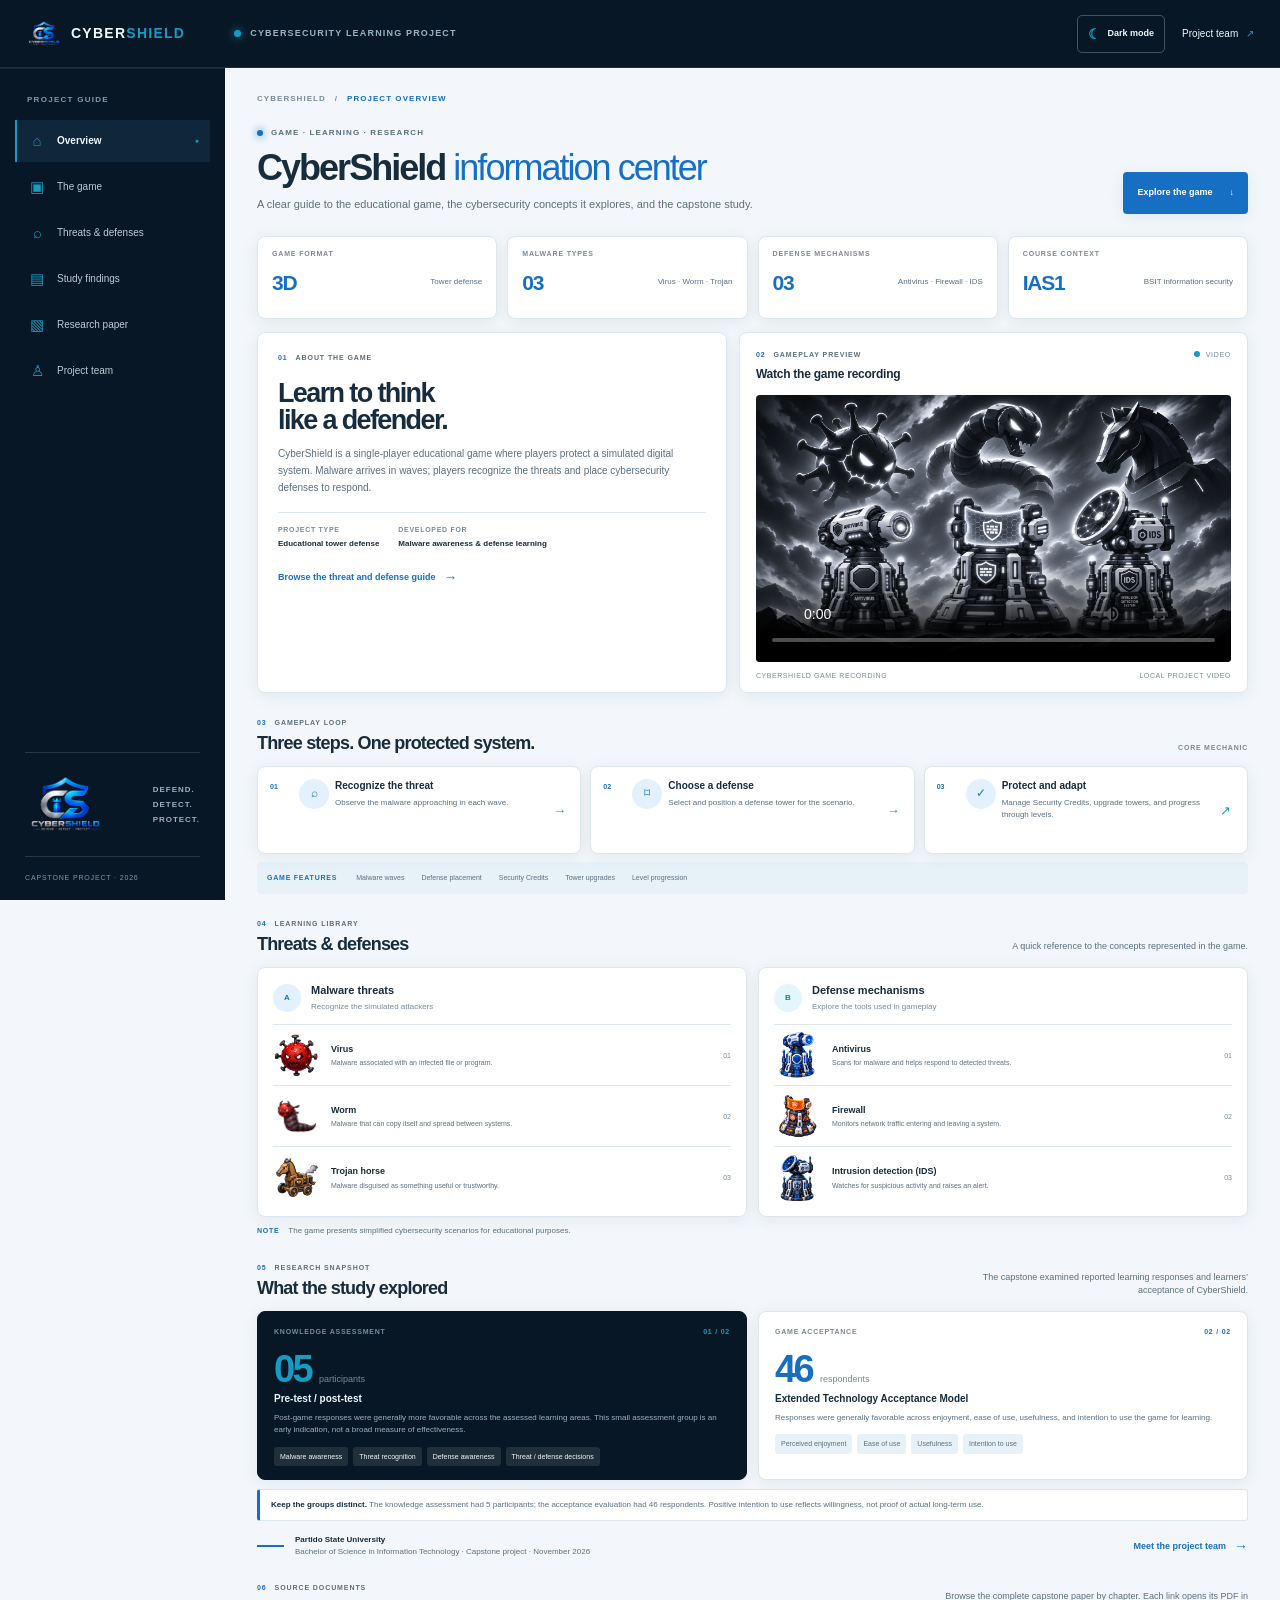
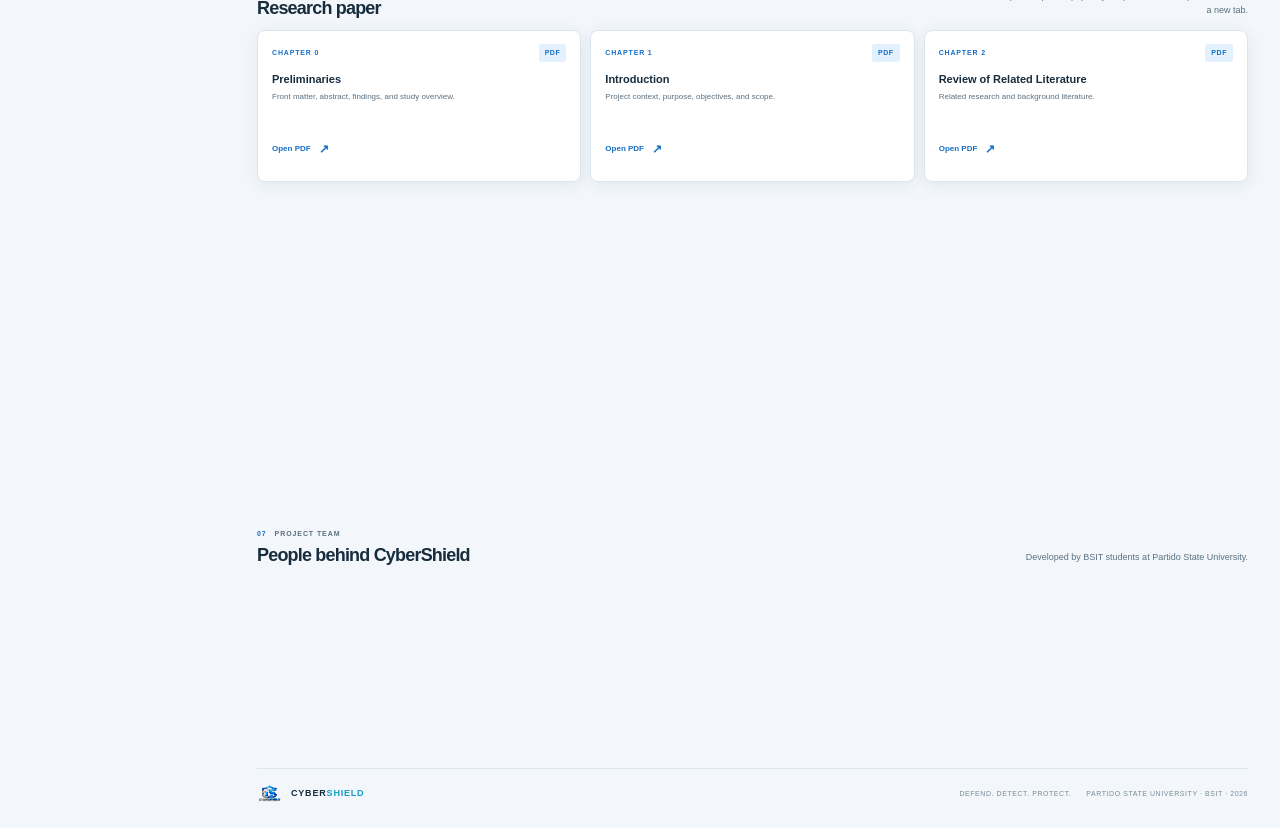
<file: index.html>
<!doctype html>
<html lang="en" data-theme="light">
<head>
  <meta charset="utf-8">
  <meta name="viewport" content="width=device-width, initial-scale=1">
  <meta name="theme-color" content="#f3f7fa">
  <meta name="description" content="Learn how CyberShield teaches malware threat recognition and cybersecurity defense through a 3D educational tower defense game. Explore the game, research findings, and project team.">
  <title>CyberShield | Cybersecurity Learning Game</title>
  <link rel="stylesheet" href="./css_folder/style.css">
  <script src="./js_folder/site.js" defer></script>
</head>
<body>
  <a class="skip-link" href="#overview">Skip to main content</a>
  <header class="topbar">
    <a class="brand" href="#overview" aria-label="CyberShield overview">
      <img src="./Images/CyberShield Metallic Emblem Logo no background.png" alt="" class="brand-mark">
      <span>CYBER<span>SHIELD</span></span>
    </a>
    <div class="topbar-context"><span class="context-dot"></span> CYBERSECURITY LEARNING PROJECT</div>
    <div class="topbar-actions">
      <button class="theme-toggle" id="theme-toggle" type="button" aria-label="Switch to dark mode" aria-pressed="false"><span class="theme-icon" aria-hidden="true">☾</span><span class="theme-label">Dark mode</span></button>
      <a class="topbar-link" href="#team">Project team <span aria-hidden="true">↗</span></a>
      <button class="menu-toggle" type="button" aria-expanded="false" aria-controls="side-nav" aria-label="Open section navigation"><span></span><span></span><span></span></button>
    </div>
  </header>

  <div class="app-layout">
    <aside class="sidebar" id="side-nav">
      <div class="sidebar-heading">PROJECT GUIDE</div>
      <nav class="side-nav" aria-label="Page sections">
        <a class="side-link active" href="#overview"><span class="side-icon">⌂</span><span>Overview</span><span class="side-current">●</span></a>
        <a class="side-link" href="#game"><span class="side-icon">▣</span><span>The game</span></a>
        <a class="side-link" href="#library"><span class="side-icon">⌕</span><span>Threats &amp; defenses</span></a>
        <a class="side-link" href="#study"><span class="side-icon">▤</span><span>Study findings</span></a>
        <a class="side-link" href="#research-papers"><span class="side-icon">▧</span><span>Research paper</span></a>
        <a class="side-link" href="#team"><span class="side-icon">♙</span><span>Project team</span></a>
      </nav>
      <div class="sidebar-bottom"><img src="./Images/CyberShield Metallic Emblem Logo no background.png" alt="" loading="lazy"><p>DEFEND.<br>DETECT.<br>PROTECT.</p></div>
      <div class="sidebar-version">CAPSTONE PROJECT <span>·</span> 2026</div>
    </aside>

    <main class="main-content" id="overview">
      <div class="content-wrap">
        <div class="breadcrumb"><span>CYBERSHIELD</span><span aria-hidden="true">/</span><strong>PROJECT OVERVIEW</strong></div>
        <div class="page-heading" data-reveal><div><p class="eyebrow"><span class="pulse"></span> GAME · LEARNING · RESEARCH</p><h1>CyberShield <span>information center</span></h1><p class="page-lead">A clear guide to the educational game, the cybersecurity concepts it explores, and the capstone study.</p></div><a class="primary-button" href="#game">Explore the game <span aria-hidden="true">↓</span></a></div>

        <section class="summary-grid" aria-label="CyberShield project facts">
          <article class="summary-item" data-reveal><span class="summary-label">GAME FORMAT</span><strong>3D</strong><span class="summary-caption">Tower defense</span></article>
          <article class="summary-item" data-reveal><span class="summary-label">MALWARE TYPES</span><strong>03</strong><span class="summary-caption">Virus · Worm · Trojan</span></article>
          <article class="summary-item" data-reveal><span class="summary-label">DEFENSE MECHANISMS</span><strong>03</strong><span class="summary-caption">Antivirus · Firewall · IDS</span></article>
          <article class="summary-item" data-reveal><span class="summary-label">COURSE CONTEXT</span><strong>IAS1</strong><span class="summary-caption">BSIT information security</span></article>
        </section>

        <section class="overview-grid" id="game" data-reveal>
          <article class="overview-copy panel">
            <div class="panel-kicker"><span>01</span> ABOUT THE GAME</div>
            <h2>Learn to think<br>like a defender.</h2>
            <p>CyberShield is a single-player educational game where players protect a simulated digital system. Malware arrives in waves; players recognize the threats and place cybersecurity defenses to respond.</p>
            <div class="overview-meta"><div><span>PROJECT TYPE</span><strong>Educational tower defense</strong></div><div><span>DEVELOPED FOR</span><strong>Malware awareness &amp; defense learning</strong></div></div>
            <a class="text-link" href="#library">Browse the threat and defense guide <span>→</span></a>
          </article>
          <article class="game-preview panel" id="gameplay">
            <div class="preview-heading"><div><span class="panel-kicker"><span>02</span> GAMEPLAY PREVIEW</span><h3>Watch the game recording</h3></div><span class="preview-label"><i></i> VIDEO</span></div>
            <video controls playsinline preload="metadata" poster="./Images/Monochrome Cybersecurity Defense Towers.png" aria-label="CyberShield gameplay recording">
              <source src="./video/CyberShield recording.mp4" type="video/mp4">
              Your browser does not support embedded video. The recording is in the project video folder.
            </video>
            <div class="preview-caption"><span>CYBERSHIELD GAME RECORDING</span><span>LOCAL PROJECT VIDEO</span></div>
          </article>
        </section>

        <section class="module-section" aria-labelledby="loop-title">
          <div class="section-title-row"><div><div class="panel-kicker"><span>03</span> GAMEPLAY LOOP</div><h2 id="loop-title">Three steps. One protected system.</h2></div><span class="section-count">CORE MECHANIC</span></div>
          <div class="loop-list">
            <article class="loop-item" data-reveal><span class="loop-number">01</span><span class="loop-symbol">⌕</span><div><h3>Recognize the threat</h3><p>Observe the malware approaching in each wave.</p></div><span class="loop-arrow">→</span></article>
            <article class="loop-item" data-reveal><span class="loop-number">02</span><span class="loop-symbol">⌑</span><div><h3>Choose a defense</h3><p>Select and position a defense tower for the scenario.</p></div><span class="loop-arrow">→</span></article>
            <article class="loop-item" data-reveal><span class="loop-number">03</span><span class="loop-symbol">✓</span><div><h3>Protect and adapt</h3><p>Manage Security Credits, upgrade towers, and progress through levels.</p></div><span class="loop-arrow">↗</span></article>
          </div>
          <div class="mechanics-row"><span>GAME FEATURES</span><span>Malware waves</span><span>Defense placement</span><span>Security Credits</span><span>Tower upgrades</span><span>Level progression</span></div>
        </section>

        <section class="library-section" id="library">
          <div class="section-title-row"><div><div class="panel-kicker"><span>04</span> LEARNING LIBRARY</div><h2>Threats &amp; defenses</h2></div><p class="section-description">A quick reference to the concepts represented in the game.</p></div>
          <div class="library-grid">
            <article class="library-panel panel" data-reveal>
              <div class="library-heading"><span class="library-badge threat-badge">A</span><div><h3>Malware threats</h3><p>Recognize the simulated attackers</p></div></div>
              <div class="concept-list">
                <div class="concept-row"><img src="./Images/Virus.png" alt="" loading="lazy"><div><h4>Virus</h4><p>Malware associated with an infected file or program.</p></div><span class="concept-index">01</span></div>
                <div class="concept-row"><img src="./Images/worm.png" alt="" loading="lazy"><div><h4>Worm</h4><p>Malware that can copy itself and spread between systems.</p></div><span class="concept-index">02</span></div>
                <div class="concept-row"><img src="./Images/trojan.png" alt="" loading="lazy"><div><h4>Trojan horse</h4><p>Malware disguised as something useful or trustworthy.</p></div><span class="concept-index">03</span></div>
              </div>
            </article>
            <article class="library-panel panel" data-reveal>
              <div class="library-heading"><span class="library-badge defense-badge">B</span><div><h3>Defense mechanisms</h3><p>Explore the tools used in gameplay</p></div></div>
              <div class="concept-list">
                <div class="concept-row"><img src="./Images/Antivirus.png" alt="" loading="lazy"><div><h4>Antivirus</h4><p>Scans for malware and helps respond to detected threats.</p></div><span class="concept-index">01</span></div>
                <div class="concept-row"><img src="./Images/Firewall.png" alt="" loading="lazy"><div><h4>Firewall</h4><p>Monitors network traffic entering and leaving a system.</p></div><span class="concept-index">02</span></div>
                <div class="concept-row"><img src="./Images/IDS.png" alt="" loading="lazy"><div><h4>Intrusion detection (IDS)</h4><p>Watches for suspicious activity and raises an alert.</p></div><span class="concept-index">03</span></div>
              </div>
            </article>
          </div>
          <p class="library-note"><span>NOTE</span> The game presents simplified cybersecurity scenarios for educational purposes.</p>
        </section>

        <section class="study-section" id="study">
          <div class="section-title-row"><div><div class="panel-kicker"><span>05</span> RESEARCH SNAPSHOT</div><h2>What the study explored</h2></div><p class="section-description">The capstone examined reported learning responses and learners’ acceptance of CyberShield.</p></div>
          <div class="study-grid">
            <article class="study-panel study-knowledge" data-reveal>
              <div class="study-panel-head"><span>KNOWLEDGE ASSESSMENT</span><span>01 / 02</span></div>
              <div class="study-stat"><strong>05</strong><span>participants</span></div>
              <h3>Pre-test / post-test</h3>
              <p>Post-game responses were generally more favorable across the assessed learning areas. This small assessment group is an early indication, not a broad measure of effectiveness.</p>
              <div class="assessment-areas"><span>Malware awareness</span><span>Threat recognition</span><span>Defense awareness</span><span>Threat / defense decisions</span></div>
            </article>
            <article class="study-panel study-acceptance" data-reveal>
              <div class="study-panel-head"><span>GAME ACCEPTANCE</span><span>02 / 02</span></div>
              <div class="study-stat"><strong>46</strong><span>respondents</span></div>
              <h3>Extended Technology Acceptance Model</h3>
              <p>Responses were generally favorable across enjoyment, ease of use, usefulness, and intention to use the game for learning.</p>
              <div class="acceptance-areas"><span>Perceived enjoyment</span><span>Ease of use</span><span>Usefulness</span><span>Intention to use</span></div>
            </article>
          </div>
          <p class="study-note"><strong>Keep the groups distinct.</strong> The knowledge assessment had 5 participants; the acceptance evaluation had 46 respondents. Positive intention to use reflects willingness, not proof of actual long-term use.</p>
          <div class="study-context"><span class="context-rule"></span><p><strong>Partido State University</strong><br>Bachelor of Science in Information Technology · Capstone project · November 2026</p><a href="#team" class="text-link">Meet the project team <span>→</span></a></div>
        </section>

        <section class="papers-section" id="research-papers" aria-labelledby="papers-title">
          <div class="section-title-row"><div><div class="panel-kicker"><span>06</span> SOURCE DOCUMENTS</div><h2 id="papers-title">Research paper</h2></div><p class="section-description">Browse the complete capstone paper by chapter. Each link opens its PDF in a new tab.</p></div>
          <div class="paper-grid">
            <article class="paper-card" data-reveal><div class="paper-card-top"><span class="paper-chapter">CHAPTER 0</span><span class="pdf-tag">PDF</span></div><h3>Preliminaries</h3><p>Front matter, abstract, findings, and study overview.</p><a class="paper-link" href="./Research Paper/CHAPTER 0 PRELIMINARIES.pdf" target="_blank" rel="noopener" aria-label="Open Chapter 0 Preliminaries PDF in a new tab">Open PDF <span aria-hidden="true">↗</span></a></article>
            <article class="paper-card" data-reveal><div class="paper-card-top"><span class="paper-chapter">CHAPTER 1</span><span class="pdf-tag">PDF</span></div><h3>Introduction</h3><p>Project context, purpose, objectives, and scope.</p><a class="paper-link" href="./Research Paper/CHAPTER 1 INTRODUCTION.pdf" target="_blank" rel="noopener" aria-label="Open Chapter 1 Introduction PDF in a new tab">Open PDF <span aria-hidden="true">↗</span></a></article>
            <article class="paper-card" data-reveal><div class="paper-card-top"><span class="paper-chapter">CHAPTER 2</span><span class="pdf-tag">PDF</span></div><h3>Review of Related Literature</h3><p>Related research and background literature.</p><a class="paper-link" href="./Research Paper/CHAPTER 2 REVIEW OF RELATED LITERATURE.pdf" target="_blank" rel="noopener" aria-label="Open Chapter 2 Review of Related Literature PDF in a new tab">Open PDF <span aria-hidden="true">↗</span></a></article>
            <article class="paper-card" data-reveal><div class="paper-card-top"><span class="paper-chapter">CHAPTER 3</span><span class="pdf-tag">PDF</span></div><h3>Technical Background</h3><p>Technical concepts and system foundations.</p><a class="paper-link" href="./Research Paper/CHAPTER 3 TECHNICAL BACKGROUND.pdf" target="_blank" rel="noopener" aria-label="Open Chapter 3 Technical Background PDF in a new tab">Open PDF <span aria-hidden="true">↗</span></a></article>
            <article class="paper-card" data-reveal><div class="paper-card-top"><span class="paper-chapter">CHAPTER 4</span><span class="pdf-tag">PDF</span></div><h3>Methodology</h3><p>Research approach, development process, and evaluation methods.</p><a class="paper-link" href="./Research Paper/CHAPTER-4-METHODOLOGY.pdf Paper/CHAPTER 6 CONCLUSION AND RECOMMENDATION.pdf" target="_blank" rel="noopener" aria-label="Open Chapter 4 Methodology PDF in a new tab">Open PDF <span aria-hidden="true">↗</span></a></article>
            <article class="paper-card" data-reveal><div class="paper-card-top"><span class="paper-chapter">CHAPTER 5</span><span class="pdf-tag">PDF</span></div><h3>Results and Discussions</h3><p>System development, evaluation results, and analysis.</p><a class="paper-link" href="./Research Paper/CHAPTER-5-RESULTS-AND-DISCUSSIONS.pdf" target="_blank" rel="noopener" aria-label="Open Chapter 5 Results and Discussions PDF in a new tab">Open PDF <span aria-hidden="true">↗</span></a></article>
            <article class="paper-card" data-reveal><div class="paper-card-top"><span class="paper-chapter">CHAPTER 6</span><span class="pdf-tag">PDF</span></div><h3>Conclusion and Recommendation</h3><p>Study conclusions, recommendations, and future work.</p><a class="paper-link" href="./Research Paper/CHAPTER 6 CONCLUSION AND RECOMMENDATION.pdf" target="_blank" rel="noopener" aria-label="Open Chapter 6 Conclusion and Recommendation PDF in a new tab">Open PDF <span aria-hidden="true">↗</span></a></article>
          </div>
        </section>

        <section class="team-section" id="team">
          <div class="section-title-row"><div><div class="panel-kicker"><span>07</span> PROJECT TEAM</div><h2>People behind CyberShield</h2></div><p class="section-description">Developed by BSIT students at Partido State University.</p></div>
          <div class="team-grid">
            <article class="person" data-reveal><img src="./Images/Researcher - Michelle B. Abalos.png" alt="Portrait of Michelle B. Abalos" loading="lazy"><div><span>01</span><h3>Michelle B. Abalos</h3></div></article>
            <article class="person" data-reveal><img src="./Images/Researcher - Janine Bobis.png" alt="Portrait of Janine Bobis" loading="lazy"><div><span>02</span><h3>Janine Bobis</h3></div></article>
            <article class="person" data-reveal><img src="./Images/Researcher - Ernesto P. Casasis Jr..png" alt="Portrait of Ernesto P. Casasis Jr." loading="lazy"><div><span>03</span><h3>Ernesto P. Casasis Jr.</h3></div></article>
            <article class="person" data-reveal><img src="./Images/Researcher - John Denver P. Garcia.png" alt="Portrait of John Denver P. Garcia" loading="lazy"><div><span>04</span><h3>John Denver P. Garcia</h3></div></article>
          </div>
        </section>

        <footer class="page-footer"><a class="footer-brand" href="#overview"><img src="./Images/CyberShield Metallic Emblem Logo no background.png" alt="" loading="lazy"><span>CYBER<span>SHIELD</span></span></a><span>DEFEND. DETECT. PROTECT.</span><span>PARTIDO STATE UNIVERSITY · BSIT · 2026</span></footer>
      </div>
    </main>
  </div>
</body>
</html>
</file>
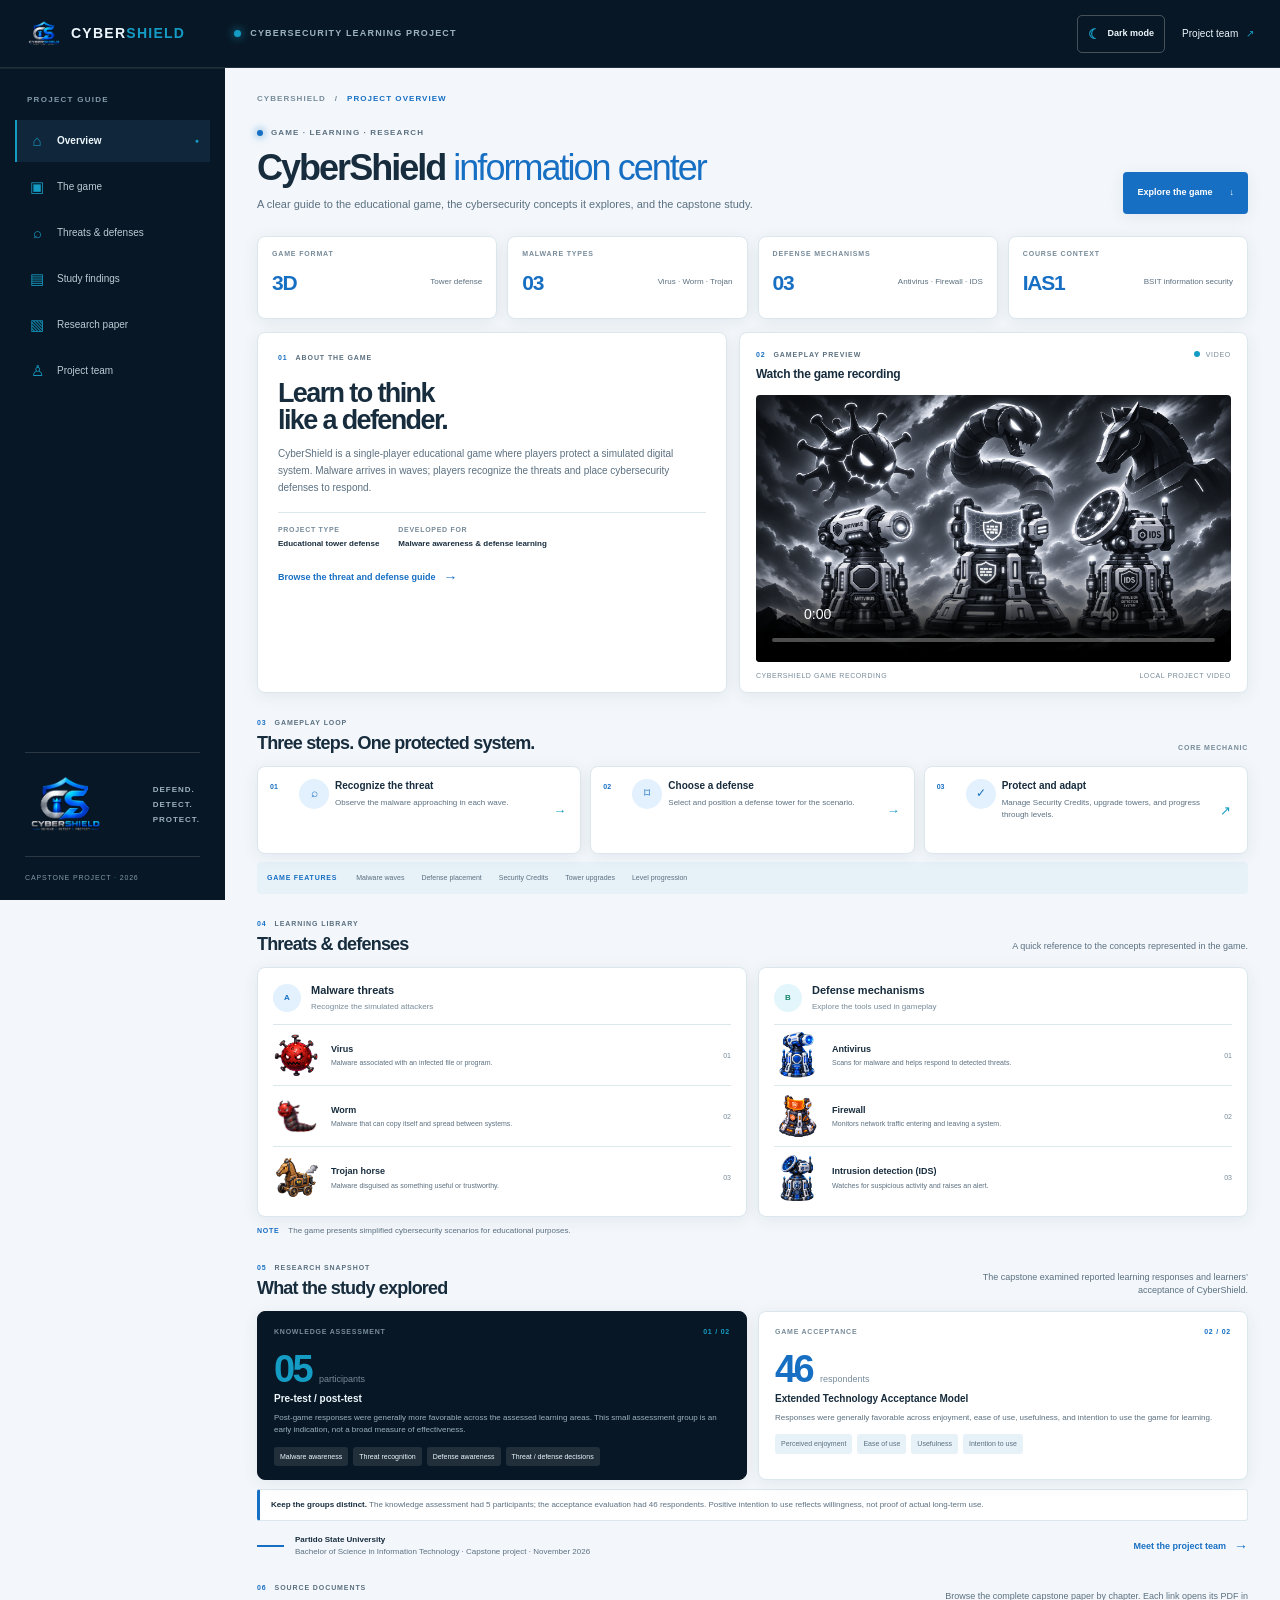
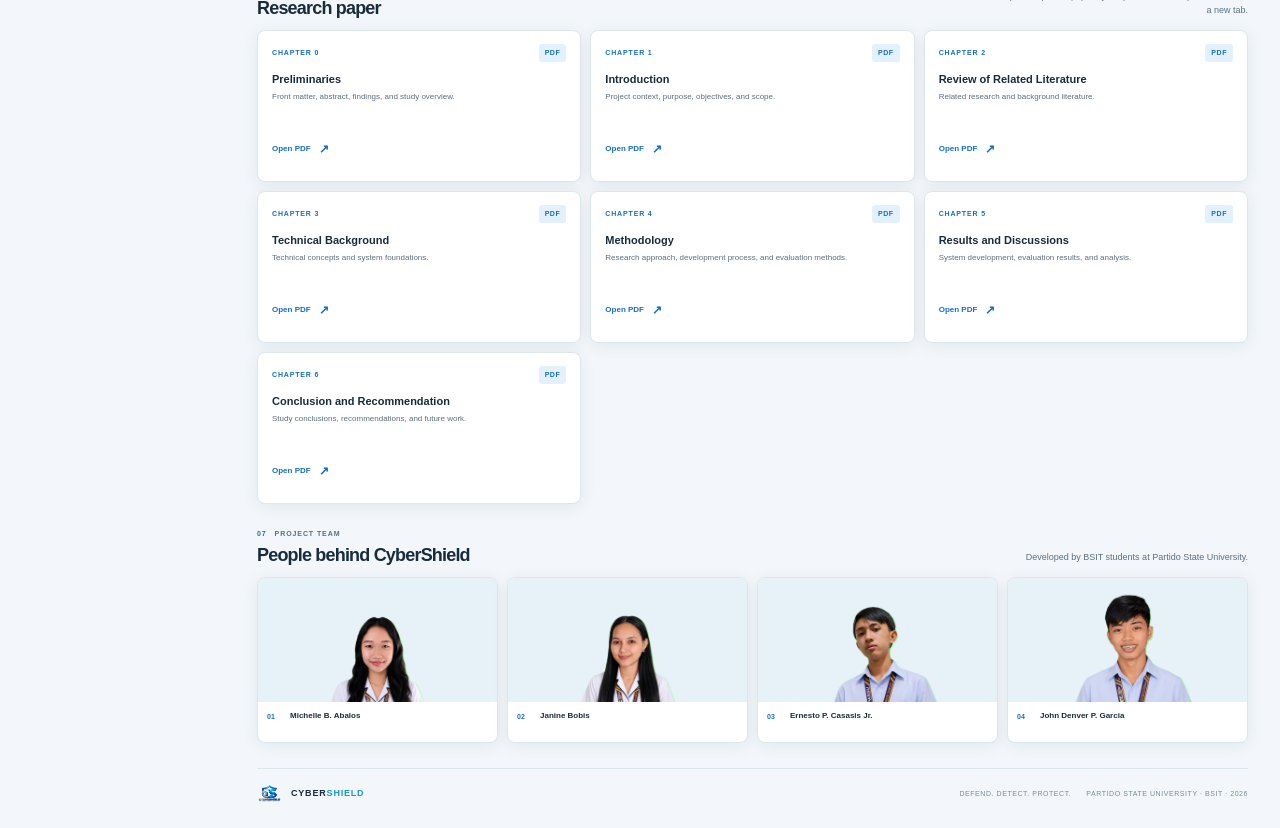
<file: main.html>
<!doctype html>
<html lang="en" data-theme="light">
<head>
  <meta charset="utf-8">
  <meta name="viewport" content="width=device-width, initial-scale=1">
  <meta name="theme-color" content="#f3f7fa">
  <meta name="description" content="Learn how CyberShield teaches malware threat recognition and cybersecurity defense through a 3D educational tower defense game. Explore the game, research findings, and project team.">
  <title>CyberShield | Cybersecurity Learning Game</title>
  <link rel="stylesheet" href="../css_folder/style.css">
  <script src="../js_folder/site.js" defer></script>
</head>
<body>
  <a class="skip-link" href="#overview">Skip to main content</a>
  <header class="topbar">
    <a class="brand" href="#overview" aria-label="CyberShield overview">
      <img src="../Images/CyberShield%20Metallic%20Emblem%20Logo%20no%20background.png" alt="" class="brand-mark">
      <span>CYBER<span>SHIELD</span></span>
    </a>
    <div class="topbar-context"><span class="context-dot"></span> CYBERSECURITY LEARNING PROJECT</div>
    <div class="topbar-actions">
      <button class="theme-toggle" id="theme-toggle" type="button" aria-label="Switch to dark mode" aria-pressed="false"><span class="theme-icon" aria-hidden="true">☾</span><span class="theme-label">Dark mode</span></button>
      <a class="topbar-link" href="#team">Project team <span aria-hidden="true">↗</span></a>
      <button class="menu-toggle" type="button" aria-expanded="false" aria-controls="side-nav" aria-label="Open section navigation"><span></span><span></span><span></span></button>
    </div>
  </header>

  <div class="app-layout">
    <aside class="sidebar" id="side-nav">
      <div class="sidebar-heading">PROJECT GUIDE</div>
      <nav class="side-nav" aria-label="Page sections">
        <a class="side-link active" href="#overview"><span class="side-icon">⌂</span><span>Overview</span><span class="side-current">●</span></a>
        <a class="side-link" href="#game"><span class="side-icon">▣</span><span>The game</span></a>
        <a class="side-link" href="#library"><span class="side-icon">⌕</span><span>Threats &amp; defenses</span></a>
        <a class="side-link" href="#study"><span class="side-icon">▤</span><span>Study findings</span></a>
        <a class="side-link" href="#research-papers"><span class="side-icon">▧</span><span>Research paper</span></a>
        <a class="side-link" href="#team"><span class="side-icon">♙</span><span>Project team</span></a>
      </nav>
      <div class="sidebar-bottom"><img src="../Images/CyberShield%20Metallic%20Emblem%20Logo%20no%20background.png" alt="" loading="lazy"><p>DEFEND.<br>DETECT.<br>PROTECT.</p></div>
      <div class="sidebar-version">CAPSTONE PROJECT <span>·</span> 2026</div>
    </aside>

    <main class="main-content" id="overview">
      <div class="content-wrap">
        <div class="breadcrumb"><span>CYBERSHIELD</span><span aria-hidden="true">/</span><strong>PROJECT OVERVIEW</strong></div>
        <div class="page-heading" data-reveal><div><p class="eyebrow"><span class="pulse"></span> GAME · LEARNING · RESEARCH</p><h1>CyberShield <span>information center</span></h1><p class="page-lead">A clear guide to the educational game, the cybersecurity concepts it explores, and the capstone study.</p></div><a class="primary-button" href="#game">Explore the game <span aria-hidden="true">↓</span></a></div>

        <section class="summary-grid" aria-label="CyberShield project facts">
          <article class="summary-item" data-reveal><span class="summary-label">GAME FORMAT</span><strong>3D</strong><span class="summary-caption">Tower defense</span></article>
          <article class="summary-item" data-reveal><span class="summary-label">MALWARE TYPES</span><strong>03</strong><span class="summary-caption">Virus · Worm · Trojan</span></article>
          <article class="summary-item" data-reveal><span class="summary-label">DEFENSE MECHANISMS</span><strong>03</strong><span class="summary-caption">Antivirus · Firewall · IDS</span></article>
          <article class="summary-item" data-reveal><span class="summary-label">COURSE CONTEXT</span><strong>IAS1</strong><span class="summary-caption">BSIT information security</span></article>
        </section>

        <section class="overview-grid" id="game" data-reveal>
          <article class="overview-copy panel">
            <div class="panel-kicker"><span>01</span> ABOUT THE GAME</div>
            <h2>Learn to think<br>like a defender.</h2>
            <p>CyberShield is a single-player educational game where players protect a simulated digital system. Malware arrives in waves; players recognize the threats and place cybersecurity defenses to respond.</p>
            <div class="overview-meta"><div><span>PROJECT TYPE</span><strong>Educational tower defense</strong></div><div><span>DEVELOPED FOR</span><strong>Malware awareness &amp; defense learning</strong></div></div>
            <a class="text-link" href="#library">Browse the threat and defense guide <span>→</span></a>
          </article>
          <article class="game-preview panel" id="gameplay">
            <div class="preview-heading"><div><span class="panel-kicker"><span>02</span> GAMEPLAY PREVIEW</span><h3>Watch the game recording</h3></div><span class="preview-label"><i></i> VIDEO</span></div>
            <video controls playsinline preload="metadata" poster="../Images/Monochrome%20Cybersecurity%20Defense%20Towers.png" aria-label="CyberShield gameplay recording">
              <source src="../video/CyberShield%20recording.mp4" type="video/mp4">
              Your browser does not support embedded video. The recording is in the project video folder.
            </video>
            <div class="preview-caption"><span>CYBERSHIELD GAME RECORDING</span><span>LOCAL PROJECT VIDEO</span></div>
          </article>
        </section>

        <section class="module-section" aria-labelledby="loop-title">
          <div class="section-title-row"><div><div class="panel-kicker"><span>03</span> GAMEPLAY LOOP</div><h2 id="loop-title">Three steps. One protected system.</h2></div><span class="section-count">CORE MECHANIC</span></div>
          <div class="loop-list">
            <article class="loop-item" data-reveal><span class="loop-number">01</span><span class="loop-symbol">⌕</span><div><h3>Recognize the threat</h3><p>Observe the malware approaching in each wave.</p></div><span class="loop-arrow">→</span></article>
            <article class="loop-item" data-reveal><span class="loop-number">02</span><span class="loop-symbol">⌑</span><div><h3>Choose a defense</h3><p>Select and position a defense tower for the scenario.</p></div><span class="loop-arrow">→</span></article>
            <article class="loop-item" data-reveal><span class="loop-number">03</span><span class="loop-symbol">✓</span><div><h3>Protect and adapt</h3><p>Manage Security Credits, upgrade towers, and progress through levels.</p></div><span class="loop-arrow">↗</span></article>
          </div>
          <div class="mechanics-row"><span>GAME FEATURES</span><span>Malware waves</span><span>Defense placement</span><span>Security Credits</span><span>Tower upgrades</span><span>Level progression</span></div>
        </section>

        <section class="library-section" id="library">
          <div class="section-title-row"><div><div class="panel-kicker"><span>04</span> LEARNING LIBRARY</div><h2>Threats &amp; defenses</h2></div><p class="section-description">A quick reference to the concepts represented in the game.</p></div>
          <div class="library-grid">
            <article class="library-panel panel" data-reveal>
              <div class="library-heading"><span class="library-badge threat-badge">A</span><div><h3>Malware threats</h3><p>Recognize the simulated attackers</p></div></div>
              <div class="concept-list">
                <div class="concept-row"><img src="../Images/Virus.png" alt="" loading="lazy"><div><h4>Virus</h4><p>Malware associated with an infected file or program.</p></div><span class="concept-index">01</span></div>
                <div class="concept-row"><img src="../Images/worm.png" alt="" loading="lazy"><div><h4>Worm</h4><p>Malware that can copy itself and spread between systems.</p></div><span class="concept-index">02</span></div>
                <div class="concept-row"><img src="../Images/trojan.png" alt="" loading="lazy"><div><h4>Trojan horse</h4><p>Malware disguised as something useful or trustworthy.</p></div><span class="concept-index">03</span></div>
              </div>
            </article>
            <article class="library-panel panel" data-reveal>
              <div class="library-heading"><span class="library-badge defense-badge">B</span><div><h3>Defense mechanisms</h3><p>Explore the tools used in gameplay</p></div></div>
              <div class="concept-list">
                <div class="concept-row"><img src="../Images/Antivirus.png" alt="" loading="lazy"><div><h4>Antivirus</h4><p>Scans for malware and helps respond to detected threats.</p></div><span class="concept-index">01</span></div>
                <div class="concept-row"><img src="../Images/Firewall.png" alt="" loading="lazy"><div><h4>Firewall</h4><p>Monitors network traffic entering and leaving a system.</p></div><span class="concept-index">02</span></div>
                <div class="concept-row"><img src="../Images/IDS.png" alt="" loading="lazy"><div><h4>Intrusion detection (IDS)</h4><p>Watches for suspicious activity and raises an alert.</p></div><span class="concept-index">03</span></div>
              </div>
            </article>
          </div>
          <p class="library-note"><span>NOTE</span> The game presents simplified cybersecurity scenarios for educational purposes.</p>
        </section>

        <section class="study-section" id="study">
          <div class="section-title-row"><div><div class="panel-kicker"><span>05</span> RESEARCH SNAPSHOT</div><h2>What the study explored</h2></div><p class="section-description">The capstone examined reported learning responses and learners’ acceptance of CyberShield.</p></div>
          <div class="study-grid">
            <article class="study-panel study-knowledge" data-reveal>
              <div class="study-panel-head"><span>KNOWLEDGE ASSESSMENT</span><span>01 / 02</span></div>
              <div class="study-stat"><strong>05</strong><span>participants</span></div>
              <h3>Pre-test / post-test</h3>
              <p>Post-game responses were generally more favorable across the assessed learning areas. This small assessment group is an early indication, not a broad measure of effectiveness.</p>
              <div class="assessment-areas"><span>Malware awareness</span><span>Threat recognition</span><span>Defense awareness</span><span>Threat / defense decisions</span></div>
            </article>
            <article class="study-panel study-acceptance" data-reveal>
              <div class="study-panel-head"><span>GAME ACCEPTANCE</span><span>02 / 02</span></div>
              <div class="study-stat"><strong>46</strong><span>respondents</span></div>
              <h3>Extended Technology Acceptance Model</h3>
              <p>Responses were generally favorable across enjoyment, ease of use, usefulness, and intention to use the game for learning.</p>
              <div class="acceptance-areas"><span>Perceived enjoyment</span><span>Ease of use</span><span>Usefulness</span><span>Intention to use</span></div>
            </article>
          </div>
          <p class="study-note"><strong>Keep the groups distinct.</strong> The knowledge assessment had 5 participants; the acceptance evaluation had 46 respondents. Positive intention to use reflects willingness, not proof of actual long-term use.</p>
          <div class="study-context"><span class="context-rule"></span><p><strong>Partido State University</strong><br>Bachelor of Science in Information Technology · Capstone project · November 2026</p><a href="#team" class="text-link">Meet the project team <span>→</span></a></div>
        </section>

        <section class="papers-section" id="research-papers" aria-labelledby="papers-title">
          <div class="section-title-row"><div><div class="panel-kicker"><span>06</span> SOURCE DOCUMENTS</div><h2 id="papers-title">Research paper</h2></div><p class="section-description">Browse the complete capstone paper by chapter. Each link opens its PDF in a new tab.</p></div>
          <div class="paper-grid">
            <article class="paper-card" data-reveal><div class="paper-card-top"><span class="paper-chapter">CHAPTER 0</span><span class="pdf-tag">PDF</span></div><h3>Preliminaries</h3><p>Front matter, abstract, findings, and study overview.</p><a class="paper-link" href="../Research%20Paper/CHAPTER%200%20PRELIMINARIES.pdf" target="_blank" rel="noopener" aria-label="Open Chapter 0 Preliminaries PDF in a new tab">Open PDF <span aria-hidden="true">↗</span></a></article>
            <article class="paper-card" data-reveal><div class="paper-card-top"><span class="paper-chapter">CHAPTER 1</span><span class="pdf-tag">PDF</span></div><h3>Introduction</h3><p>Project context, purpose, objectives, and scope.</p><a class="paper-link" href="../Research%20Paper/CHAPTER%201%20INTRODUCTION.pdf" target="_blank" rel="noopener" aria-label="Open Chapter 1 Introduction PDF in a new tab">Open PDF <span aria-hidden="true">↗</span></a></article>
            <article class="paper-card" data-reveal><div class="paper-card-top"><span class="paper-chapter">CHAPTER 2</span><span class="pdf-tag">PDF</span></div><h3>Review of Related Literature</h3><p>Related research and background literature.</p><a class="paper-link" href="../Research%20Paper/CHAPTER%202%20REVIEW%20OF%20RELATED%20LITERATURE.pdf" target="_blank" rel="noopener" aria-label="Open Chapter 2 Review of Related Literature PDF in a new tab">Open PDF <span aria-hidden="true">↗</span></a></article>
            <article class="paper-card" data-reveal><div class="paper-card-top"><span class="paper-chapter">CHAPTER 3</span><span class="pdf-tag">PDF</span></div><h3>Technical Background</h3><p>Technical concepts and system foundations.</p><a class="paper-link" href="../Research%20Paper/CHAPTER%203%20TECHNICAL%20BACKGROUND.pdf" target="_blank" rel="noopener" aria-label="Open Chapter 3 Technical Background PDF in a new tab">Open PDF <span aria-hidden="true">↗</span></a></article>
            <article class="paper-card" data-reveal><div class="paper-card-top"><span class="paper-chapter">CHAPTER 4</span><span class="pdf-tag">PDF</span></div><h3>Methodology</h3><p>Research approach, development process, and evaluation methods.</p><a class="paper-link" href="../Research%20Paper/CHAPTER-4-METHODOLOGY.pdf" target="_blank" rel="noopener" aria-label="Open Chapter 4 Methodology PDF in a new tab">Open PDF <span aria-hidden="true">↗</span></a></article>
            <article class="paper-card" data-reveal><div class="paper-card-top"><span class="paper-chapter">CHAPTER 5</span><span class="pdf-tag">PDF</span></div><h3>Results and Discussions</h3><p>System development, evaluation results, and analysis.</p><a class="paper-link" href="../Research%20Paper/CHAPTER-5-RESULTS-AND-DISCUSSIONS.pdf" target="_blank" rel="noopener" aria-label="Open Chapter 5 Results and Discussions PDF in a new tab">Open PDF <span aria-hidden="true">↗</span></a></article>
            <article class="paper-card" data-reveal><div class="paper-card-top"><span class="paper-chapter">CHAPTER 6</span><span class="pdf-tag">PDF</span></div><h3>Conclusion and Recommendation</h3><p>Study conclusions, recommendations, and future work.</p><a class="paper-link" href="../Research%20Paper/CHAPTER%206%20CONCLUSION%20AND%20RECOMMENDATION.pdf" target="_blank" rel="noopener" aria-label="Open Chapter 6 Conclusion and Recommendation PDF in a new tab">Open PDF <span aria-hidden="true">↗</span></a></article>
          </div>
        </section>

        <section class="team-section" id="team">
          <div class="section-title-row"><div><div class="panel-kicker"><span>07</span> PROJECT TEAM</div><h2>People behind CyberShield</h2></div><p class="section-description">Developed by BSIT students at Partido State University.</p></div>
          <div class="team-grid">
            <article class="person" data-reveal><img src="../Images/Researcher%20-%20Michelle%20B.%20Abalos.png" alt="Portrait of Michelle B. Abalos" loading="lazy"><div><span>01</span><h3>Michelle B. Abalos</h3></div></article>
            <article class="person" data-reveal><img src="../Images/Researcher%20-%20Janine%20Bobis.png" alt="Portrait of Janine Bobis" loading="lazy"><div><span>02</span><h3>Janine Bobis</h3></div></article>
            <article class="person" data-reveal><img src="../Images/Researcher%20-%20Ernesto%20P.%20Casasis%20Jr..png" alt="Portrait of Ernesto P. Casasis Jr." loading="lazy"><div><span>03</span><h3>Ernesto P. Casasis Jr.</h3></div></article>
            <article class="person" data-reveal><img src="../Images/Researcher%20-%20John%20Denver%20P.%20Garcia.png" alt="Portrait of John Denver P. Garcia" loading="lazy"><div><span>04</span><h3>John Denver P. Garcia</h3></div></article>
          </div>
        </section>

        <footer class="page-footer"><a class="footer-brand" href="#overview"><img src="../Images/CyberShield%20Metallic%20Emblem%20Logo%20no%20background.png" alt="" loading="lazy"><span>CYBER<span>SHIELD</span></span></a><span>DEFEND. DETECT. PROTECT.</span><span>PARTIDO STATE UNIVERSITY · BSIT · 2026</span></footer>
      </div>
    </main>
  </div>
</body>
</html>
</file>
<file: css_folder/style.css>
:root {
  color-scheme: light;
  --cs-page: #f3f7fb;
  --cs-surface: #ffffff;
  --cs-surface-raised: #e7f1f8;
  --cs-surface-soft: #edf5fa;
  --cs-text: #172c3d;
  --cs-text-muted: #5b7080;
  --cs-text-subtle: #778b9a;
  --cs-border: #dbe6ed;
  --cs-brand: #176fc3;
  --cs-brand-hover: #115b9f;
  --cs-brand-soft: #e2f1fd;
  --cs-on-brand: #ffffff;
  --cs-accent: #159cc4;
  --cs-accent-soft: #e2f6fb;
  --cs-success: #168467;
  --cs-shell: #081725;
  --cs-shell-raised: #10263a;
  --cs-shell-text: #edf7fd;
  --cs-shell-muted: #9cb1c0;
  --cs-focus: #e7a33d;
  --cs-shadow: 0 3px 16px rgba(15, 48, 72, .08);
  --cs-radius: 8px;
  --cs-font: "DM Sans", "Segoe UI", Arial, sans-serif;
  --motion-fast: 180ms cubic-bezier(.2, .7, .25, 1);
  --motion-reveal: 560ms cubic-bezier(.2, .7, .25, 1);
}

[data-theme="dark"] {
  color-scheme: dark;
  --cs-page: #07121f;
  --cs-surface: #0d1f2f;
  --cs-surface-raised: #132a3d;
  --cs-surface-soft: #112538;
  --cs-text: #eef6fb;
  --cs-text-muted: #b3c4cf;
  --cs-text-subtle: #91a7b6;
  --cs-border: #294257;
  --cs-brand: #60b5ff;
  --cs-brand-hover: #87c9ff;
  --cs-brand-soft: #123652;
  --cs-on-brand: #061827;
  --cs-accent: #55d2f0;
  --cs-accent-soft: #123848;
  --cs-success: #70dcb5;
  --cs-shell: #040c14;
  --cs-shell-raised: #0a1722;
  --cs-shell-text: #f0f8fd;
  --cs-shell-muted: #9eb4c1;
  --cs-focus: #ffc66c;
  --cs-shadow: 0 4px 18px rgba(0, 0, 0, .24);
}

* { box-sizing: border-box; }
html { scroll-behavior: smooth; scroll-padding-top: 78px; }
body { margin: 0; background: var(--cs-page); color: var(--cs-text); font-family: var(--cs-font); font-size: 14px; line-height: 1.6; -webkit-font-smoothing: antialiased; transition: background-color .2s, color .2s; }
a { color: inherit; text-decoration: none; }
img, video { display: block; max-width: 100%; }
button { font: inherit; }
:focus-visible { outline: 3px solid var(--cs-focus); outline-offset: 3px; }

.skip-link { position: fixed; top: 8px; left: 8px; z-index: 50; padding: 10px 14px; transform: translateY(-160%); background: var(--cs-surface); color: var(--cs-text); border: 2px solid var(--cs-brand); border-radius: 4px; }
.skip-link:focus { transform: translateY(0); }
.topbar { height: 68px; background: var(--cs-shell); color: var(--cs-shell-text); display: flex; align-items: center; padding: 0 26px; gap: 27px; border-bottom: 1px solid rgba(255,255,255,.1); position: sticky; top: 0; z-index: 20; }
.brand, .footer-brand { display: flex; align-items: center; gap: 9px; font-size: 14px; font-weight: 800; letter-spacing: .09em; white-space: nowrap; }
.brand-mark { width: 36px; height: 36px; object-fit: contain; }
.brand > span > span, .footer-brand > span > span { color: var(--cs-accent); }
.topbar-context { display: flex; align-items: center; gap: 9px; margin-left: 22px; color: var(--cs-shell-muted); font-size: 9px; font-weight: 700; letter-spacing: .13em; }
.context-dot { width: 7px; height: 7px; border-radius: 50%; background: var(--cs-accent); box-shadow: 0 0 10px var(--cs-accent); }
.topbar-actions { margin-left: auto; display: flex; align-items: center; gap: 17px; }
.topbar-link { color: var(--cs-shell-text); font-size: 10px; }
.topbar-link span { color: var(--cs-accent); margin-left: 5px; }
.theme-toggle { min-height: 38px; display: inline-flex; align-items: center; justify-content: center; gap: 7px; padding: 0 10px; border: 1px solid rgba(255,255,255,.25); border-radius: 5px; background: transparent; color: var(--cs-shell-text); font-size: 9px; font-weight: 700; cursor: pointer; transition: background-color .18s, border-color .18s; }
.theme-toggle:hover { background: var(--cs-shell-raised); border-color: var(--cs-accent); }
.theme-icon { color: var(--cs-accent); font-size: 14px; line-height: 1; }
.theme-toggle:active { transform: translateY(1px); }
.theme-toggle:disabled { opacity: .55; cursor: not-allowed; }
.menu-toggle { display: none; }

.app-layout { min-height: calc(100vh - 68px); }
.sidebar { position: fixed; z-index: 15; left: 0; top: 68px; bottom: 0; width: 225px; background: var(--cs-shell); color: var(--cs-shell-text); border-top: 1px solid rgba(255,255,255,.07); display: flex; flex-direction: column; padding: 25px 15px 17px; }
.sidebar-heading { padding: 0 12px 13px; color: #8299a9; font-size: 8px; font-weight: 700; letter-spacing: .16em; }
.side-nav { display: grid; gap: 4px; }
.side-link { min-height: 42px; display: flex; align-items: center; gap: 11px; padding: 0 11px; border-left: 2px solid transparent; color: #bdcbd5; font-size: 10px; transition: background-color .18s, color .18s; }
.side-link:hover { background: var(--cs-shell-raised); color: var(--cs-shell-text); }
.side-link.active { border-left-color: var(--cs-accent); background: var(--cs-shell-raised); color: var(--cs-shell-text); font-weight: 700; }
.side-icon { width: 18px; text-align: center; color: var(--cs-accent); font-size: 15px; }
.side-current { display: none; margin-left: auto; color: var(--cs-accent); font-size: 7px; }
.side-link.active .side-current { display: block; }
.sidebar-bottom { margin: auto 10px 15px; min-height: 105px; border-top: 1px solid rgba(255,255,255,.14); border-bottom: 1px solid rgba(255,255,255,.14); display: flex; align-items: center; justify-content: space-between; padding: 9px 0; }
.sidebar-bottom img { width: 81px; height: 81px; object-fit: contain; }
.sidebar-bottom p { font-size: 8px; font-weight: 700; letter-spacing: .12em; line-height: 1.9; color: var(--cs-shell-muted); margin: 0; }
.sidebar-version { padding: 0 10px; color: #8299a9; font-size: 7px; letter-spacing: .12em; }
.sidebar-version span { color: var(--cs-accent); }
.main-content { margin-left: 225px; min-width: 0; }
.content-wrap { width: min(100%, 1160px); padding: 25px 32px 19px; margin: 0 auto; }
.breadcrumb { display: flex; gap: 9px; align-items: center; color: var(--cs-text-subtle); font-size: 8px; font-weight: 700; letter-spacing: .13em; }
.breadcrumb strong { color: var(--cs-brand); }
.page-heading { display: flex; align-items: end; justify-content: space-between; gap: 20px; margin: 21px 0 22px; }
.eyebrow { margin: 0 0 8px; display: flex; align-items: center; gap: 8px; color: var(--cs-text-muted); font-size: 8px; font-weight: 700; letter-spacing: .14em; }
.pulse { width: 6px; height: 6px; border-radius: 50%; background: var(--cs-brand); box-shadow: 0 0 9px var(--cs-brand); }
.page-heading h1 { font-size: clamp(26px, 3vw, 36px); letter-spacing: -.055em; line-height: 1.12; margin: 0; color: var(--cs-text); }
.page-heading h1 span { color: var(--cs-brand); font-weight: 500; }
.page-lead { font-size: 11px; color: var(--cs-text-muted); margin: 8px 0 0; }
.primary-button { min-height: 42px; display: inline-flex; align-items: center; gap: 17px; padding: 0 14px; background: var(--cs-brand); color: var(--cs-on-brand); font-size: 9px; font-weight: 700; border-radius: 4px; box-shadow: var(--cs-shadow); white-space: nowrap; transition: background-color .18s, transform .18s; }
.primary-button:hover { background: var(--cs-brand-hover); transform: translateY(-1px); }
.primary-button:active { transform: translateY(1px); }
.summary-grid { display: grid; grid-template-columns: repeat(4, minmax(0, 1fr)); gap: 10px; }
.summary-item { background: var(--cs-surface); border: 1px solid var(--cs-border); border-radius: var(--cs-radius); min-height: 83px; padding: 11px 14px; box-shadow: var(--cs-shadow); display: grid; grid-template-columns: 1fr auto; grid-template-rows: auto 1fr auto; align-items: center; }
.summary-label { grid-column: 1 / -1; color: var(--cs-text-subtle); font-size: 7px; font-weight: 700; letter-spacing: .12em; }
.summary-item strong { font-size: 21px; line-height: 1.1; letter-spacing: -.06em; color: var(--cs-brand); }
.summary-caption { justify-self: end; color: var(--cs-text-muted); font-size: 8px; text-align: right; }
.overview-grid { display: grid; grid-template-columns: .96fr 1.04fr; gap: 12px; margin-top: 13px; }
.panel { background: var(--cs-surface); border: 1px solid var(--cs-border); border-radius: var(--cs-radius); box-shadow: var(--cs-shadow); }
.overview-copy { padding: 19px 20px 17px; min-height: 254px; }
.panel-kicker { color: var(--cs-text-muted); font-size: 7px; font-weight: 700; letter-spacing: .13em; display: flex; align-items: center; gap: 8px; }
.panel-kicker > span { color: var(--cs-brand); }
.overview-copy h2 { font-size: 27px; line-height: 1; letter-spacing: -.06em; margin: 17px 0 11px; }
.overview-copy > p { font-size: 10px; line-height: 1.7; color: var(--cs-text-muted); margin: 0; max-width: 490px; }
.overview-meta { display: flex; gap: 19px; margin: 16px 0 13px; border-top: 1px solid var(--cs-border); padding-top: 11px; }
.overview-meta div { display: grid; gap: 3px; }
.overview-meta span { font-size: 7px; color: var(--cs-text-subtle); letter-spacing: .1em; font-weight: 700; }
.overview-meta strong { font-size: 8px; color: var(--cs-text); }
.text-link { color: var(--cs-brand); font-size: 9px; font-weight: 700; display: inline-flex; align-items: center; gap: 8px; }
.text-link:hover { color: var(--cs-brand-hover); text-decoration: underline; text-underline-offset: 3px; }
.text-link span { font-size: 14px; }
.game-preview { padding: 16px 16px 11px; min-width: 0; }
.preview-heading { display: flex; justify-content: space-between; align-items: start; margin-bottom: 11px; }
.preview-heading h3 { font-size: 12px; margin: 5px 0 0; letter-spacing: -.02em; }
.preview-label { font-size: 7px; color: var(--cs-text-subtle); letter-spacing: .1em; display: flex; align-items: center; gap: 6px; }
.preview-label i { width: 6px; height: 6px; background: var(--cs-accent); border-radius: 50%; }
.game-preview video { width: 100%; aspect-ratio: 16 / 9; object-fit: cover; background: var(--cs-shell); border-radius: 4px; }
.preview-caption { display: flex; justify-content: space-between; gap: 10px; margin-top: 8px; color: var(--cs-text-subtle); font-size: 7px; letter-spacing: .08em; }
.module-section, .library-section, .study-section, .team-section { margin-top: 24px; }
.section-title-row { display: flex; align-items: end; justify-content: space-between; gap: 15px; margin-bottom: 11px; }
.section-title-row h2 { font-size: 18px; letter-spacing: -.045em; line-height: 1.2; margin: 5px 0 0; }
.section-count { font-size: 7px; font-weight: 700; color: var(--cs-text-subtle); letter-spacing: .11em; padding-bottom: 2px; }
.loop-list { display: grid; grid-template-columns: repeat(3, minmax(0, 1fr)); gap: 9px; }
.loop-item { background: var(--cs-surface); border: 1px solid var(--cs-border); border-radius: var(--cs-radius); min-height: 88px; padding: 12px 12px 10px; display: grid; grid-template-columns: 21px 28px 1fr 15px; align-items: start; gap: 8px; box-shadow: var(--cs-shadow); }
.loop-number { font-size: 7px; font-weight: 700; color: var(--cs-brand); padding-top: 2px; }
.loop-symbol { height: 30px; width: 30px; display: grid; place-items: center; background: var(--cs-brand-soft); border-radius: 50%; color: var(--cs-brand); font-size: 12px; }
.loop-item h3 { font-size: 10px; line-height: 1.35; margin: 0 0 4px; }
.loop-item p { font-size: 8px; line-height: 1.5; color: var(--cs-text-muted); margin: 0; }
.loop-arrow { color: var(--cs-accent); font-size: 13px; align-self: center; }
.mechanics-row { margin-top: 8px; min-height: 32px; padding: 7px 10px; display: flex; align-items: center; gap: 17px; background: var(--cs-surface-raised); border-radius: 4px; color: var(--cs-text-muted); font-size: 7px; flex-wrap: wrap; }
.mechanics-row > span:first-child { color: var(--cs-brand); font-weight: 700; letter-spacing: .11em; margin-right: 2px; }
.section-description { max-width: 310px; text-align: right; color: var(--cs-text-muted); font-size: 9px; line-height: 1.5; margin: 0 0 2px; }
.library-grid { display: grid; grid-template-columns: 1fr 1fr; gap: 11px; }
.library-panel { padding: 14px 15px 8px; }
.library-heading { display: flex; align-items: center; gap: 10px; padding-bottom: 10px; border-bottom: 1px solid var(--cs-border); }
.library-badge { width: 28px; height: 28px; display: grid; place-items: center; border-radius: 50%; font-size: 8px; font-weight: 700; }
.threat-badge { background: var(--cs-brand-soft); color: var(--cs-brand); }
.defense-badge { background: var(--cs-accent-soft); color: var(--cs-success); }
.library-heading h3 { font-size: 11px; margin: 0 0 2px; }
.library-heading p { color: var(--cs-text-subtle); font-size: 8px; margin: 0; }
.concept-row { display: grid; grid-template-columns: 49px 1fr 19px; align-items: center; gap: 9px; min-height: 61px; border-bottom: 1px solid var(--cs-border); }
.concept-row:last-child { border-bottom: 0; }
.concept-row img { width: 46px; height: 46px; object-fit: contain; }
.concept-row h4 { font-size: 9px; margin: 0 0 2px; }
.concept-row p { font-size: 7px; line-height: 1.45; color: var(--cs-text-muted); margin: 0; }
.concept-index { font-size: 7px; color: var(--cs-text-subtle); text-align: right; }
.library-note { color: var(--cs-text-muted); font-size: 8px; margin: 8px 0 0; }
.library-note span { color: var(--cs-brand); font-size: 7px; font-weight: 700; letter-spacing: .1em; margin-right: 7px; }
.study-grid { display: grid; grid-template-columns: 1fr 1fr; gap: 11px; }
.study-panel { padding: 14px 16px 13px; border-radius: var(--cs-radius); box-shadow: var(--cs-shadow); min-width: 0; }
.study-knowledge { background: var(--cs-shell); color: var(--cs-shell-text); border: 1px solid var(--cs-shell); }
.study-acceptance { background: var(--cs-surface); color: var(--cs-text); border: 1px solid var(--cs-border); }
.study-panel-head { display: flex; justify-content: space-between; gap: 8px; font-size: 7px; font-weight: 700; letter-spacing: .11em; color: var(--cs-text-subtle); }
.study-panel-head span:last-child { color: var(--cs-accent); }
.study-acceptance .study-panel-head span:last-child { color: var(--cs-brand); }
.study-stat { display: flex; align-items: baseline; gap: 8px; margin-top: 13px; }
.study-stat strong { font-size: 38px; line-height: 1; letter-spacing: -.07em; color: var(--cs-accent); }
.study-acceptance .study-stat strong { color: var(--cs-brand); }
.study-stat span { font-size: 9px; color: var(--cs-text-subtle); }
.study-panel h3 { font-size: 10px; margin: 3px 0 5px; }
.study-panel > p { font-size: 8px; line-height: 1.55; color: var(--cs-shell-muted); margin: 0; max-width: 540px; }
.study-acceptance > p { color: var(--cs-text-muted); }
.assessment-areas, .acceptance-areas { display: flex; flex-wrap: wrap; gap: 5px; margin-top: 10px; }
.assessment-areas span { font-size: 7px; color: var(--cs-shell-text); background: rgba(255,255,255,.1); padding: 4px 6px; border-radius: 3px; }
.acceptance-areas span { font-size: 7px; color: var(--cs-text-muted); background: var(--cs-surface-raised); padding: 4px 6px; border-radius: 3px; }
.study-note { margin: 9px 0 0; padding: 9px 11px; background: var(--cs-surface); border: 1px solid var(--cs-border); border-left: 3px solid var(--cs-brand); border-radius: 3px; color: var(--cs-text-muted); font-size: 8px; line-height: 1.55; }
.study-note strong { color: var(--cs-text); }
.study-context { margin-top: 13px; display: flex; align-items: center; gap: 11px; }
.context-rule { width: 27px; height: 2px; background: var(--cs-brand); flex: none; }
.study-context p { font-size: 8px; line-height: 1.45; color: var(--cs-text-muted); margin: 0; }
.study-context p strong { color: var(--cs-text); }
.study-context .text-link { margin-left: auto; white-space: nowrap; }
.papers-section { margin-top: 24px; }
.paper-grid { display: grid; grid-template-columns: repeat(3, minmax(0, 1fr)); gap: 9px; }
.paper-card { min-width: 0; min-height: 152px; padding: 13px 14px 12px; display: flex; flex-direction: column; align-items: flex-start; background: var(--cs-surface); border: 1px solid var(--cs-border); border-radius: var(--cs-radius); box-shadow: var(--cs-shadow); transition: transform var(--motion-fast), box-shadow var(--motion-fast), border-color var(--motion-fast), background-color var(--motion-fast); }
.paper-card-top { width: 100%; display: flex; align-items: center; justify-content: space-between; gap: 8px; }
.paper-chapter { color: var(--cs-brand); font-size: 7px; font-weight: 700; letter-spacing: .12em; }
.pdf-tag { padding: 3px 6px; border-radius: 3px; background: var(--cs-brand-soft); color: var(--cs-brand); font-size: 7px; font-weight: 700; letter-spacing: .08em; }
.paper-card h3 { margin: 10px 0 5px; font-size: 11px; line-height: 1.35; }
.paper-card p { margin: 0 0 11px; color: var(--cs-text-muted); font-size: 8px; line-height: 1.55; }
.paper-link { margin-top: auto; min-height: 40px; display: inline-flex; align-items: center; gap: 8px; color: var(--cs-brand); font-size: 8px; font-weight: 700; }
.paper-link:hover { color: var(--cs-brand-hover); text-decoration: underline; text-underline-offset: 3px; }
.paper-link span { font-size: 12px; }
.team-grid { display: grid; grid-template-columns: repeat(4, minmax(0, 1fr)); gap: 9px; }
.person { background: var(--cs-surface); border: 1px solid var(--cs-border); border-radius: var(--cs-radius); overflow: hidden; box-shadow: var(--cs-shadow); }
.person img { width: 100%; height: 124px; object-fit: cover; object-position: top center; background: var(--cs-surface-raised); }
.person > div { display: grid; grid-template-columns: 18px 1fr; align-items: start; gap: 5px; padding: 8px 9px; min-height: 40px; }
.person > div > span { font-size: 7px; color: var(--cs-brand); font-weight: 700; padding-top: 1px; }
.person h3 { font-size: 8px; line-height: 1.4; margin: 0; }
.page-footer { margin-top: 25px; padding: 12px 0 3px; border-top: 1px solid var(--cs-border); display: flex; align-items: center; gap: 15px; color: var(--cs-text-subtle); font-size: 7px; letter-spacing: .08em; }
.footer-brand { font-size: 9px; color: var(--cs-text); margin-right: auto; }
.footer-brand img { width: 25px; height: 25px; object-fit: contain; }

@media (min-width: 1500px) { .content-wrap { padding-left: 46px; padding-right: 46px; } }
@media (max-width: 1050px) {
  .sidebar { width: 195px; }
  .main-content { margin-left: 195px; }
  .content-wrap { padding: 22px 22px 17px; }
  .topbar { padding: 0 20px; }
  .topbar-context { margin-left: 4px; }
  .overview-grid { grid-template-columns: 1fr; }
  .overview-copy { min-height: 0; }
  .game-preview video { max-height: 320px; }
  .loop-item { grid-template-columns: 18px 25px 1fr 10px; padding: 10px 8px; gap: 6px; }
  .loop-item p { font-size: 7px; }
  .person img { height: 108px; }
}
@media (max-width: 720px) {
  html { scroll-padding-top: 67px; }
  .topbar { height: 62px; padding: 0 14px; gap: 12px; }
  .brand { font-size: 12px; }
  .brand-mark { width: 31px; height: 31px; }
  .topbar-context { font-size: 7px; margin-left: 5px; }
  .topbar-actions { gap: 8px; }
  .topbar-link { font-size: 8px; }
  .theme-toggle { min-height: 44px; min-width: 44px; padding: 0 8px; }
  .theme-label { display: none; }
  .theme-icon { font-size: 17px; }
  .menu-toggle { display: flex; width: 44px; height: 44px; align-items: center; justify-content: center; flex-direction: column; gap: 4px; border: 0; border-radius: 4px; background: transparent; cursor: pointer; }
  .menu-toggle:hover { background: var(--cs-shell-raised); }
  .menu-toggle span { height: 2px; width: 18px; background: var(--cs-shell-text); }
  .sidebar { display: none; position: fixed; top: 62px; bottom: auto; left: 0; right: 0; width: auto; padding: 14px 14px 16px; box-shadow: 0 12px 25px rgba(0,0,0,.34); }
  .sidebar.is-open { display: flex; }
  .sidebar-heading { padding-bottom: 7px; }
  .side-nav { grid-template-columns: 1fr 1fr; gap: 3px; }
  .side-link { min-height: 44px; font-size: 9px; }
  .sidebar-bottom, .sidebar-version { display: none; }
  .main-content { margin-left: 0; }
  .content-wrap { padding: 18px 14px 14px; }
  .page-heading { align-items: start; flex-direction: column; margin: 15px 0 17px; gap: 12px; }
  .page-heading h1 { font-size: 29px; }
  .page-lead { font-size: 10px; }
  .primary-button { min-height: 44px; }
  .summary-grid { grid-template-columns: 1fr 1fr; gap: 7px; }
  .summary-item { min-height: 71px; padding: 9px 10px; }
  .summary-caption { font-size: 7px; }
  .overview-grid { margin-top: 9px; gap: 8px; }
  .overview-copy { padding: 15px; }
  .overview-copy h2 { font-size: 25px; }
  .overview-meta { gap: 12px; }
  .overview-meta strong { font-size: 7px; }
  .game-preview { padding: 12px; }
  .preview-heading h3 { font-size: 11px; }
  .module-section, .library-section, .study-section, .team-section { margin-top: 20px; }
  .section-title-row { align-items: start; }
  .section-title-row h2 { font-size: 16px; }
  .section-count { font-size: 6px; white-space: nowrap; }
  .loop-list { grid-template-columns: 1fr; gap: 6px; }
  .loop-item { min-height: 67px; grid-template-columns: 21px 29px 1fr 15px; align-items: center; padding: 9px; gap: 8px; }
  .loop-item p { font-size: 8px; }
  .loop-item h3 { font-size: 9px; }
  .mechanics-row { gap: 7px 12px; font-size: 6px; }
  .library-grid, .study-grid { grid-template-columns: 1fr; gap: 8px; }
  .paper-grid { grid-template-columns: 1fr 1fr; }
  .section-description { font-size: 8px; max-width: 145px; }
  .library-panel { padding: 12px; }
  .concept-row { min-height: 59px; }
  .study-panel { padding: 12px; }
  .study-panel > p { font-size: 8px; }
  .study-context { gap: 8px; }
  .study-context .text-link { margin-left: 35px; }
  .team-grid { grid-template-columns: 1fr 1fr; gap: 7px; }
  .person img { height: 145px; }
  .person h3 { font-size: 8px; }
  .page-footer { display: grid; grid-template-columns: 1fr auto; row-gap: 8px; }
  .footer-brand { grid-column: 1; grid-row: 1; }
  .page-footer > span:nth-child(2) { grid-column: 2; grid-row: 1; text-align: right; }
  .page-footer > span:last-child { grid-column: 1 / -1; text-align: left; }
}
@media (max-width: 390px) {
  .topbar-context { display: none; }
  .topbar-link { margin-left: auto; }
  .content-wrap { padding-left: 11px; padding-right: 11px; }
  .summary-caption { font-size: 6px; }
  .section-description { max-width: 126px; }
  .study-context { align-items: start; }
  .study-context p { min-width: 160px; }
  .study-context .text-link { margin-left: 35px; }
  .person img { height: 126px; }
}
@media (max-width: 420px) {
  .paper-grid { grid-template-columns: 1fr; }
}
@media (prefers-reduced-motion: reduce) {
  html { scroll-behavior: auto; }
  *, *::before, *::after { transition-duration: .01ms !important; animation-duration: .01ms !important; animation-iteration-count: 1 !important; }
}

/* Quiet entrance and hover motion, enabled only when JavaScript and motion settings allow it. */
.motion-ready [data-reveal] {
  opacity: 0;
  transform: translateY(14px);
  transition: opacity var(--motion-reveal), transform var(--motion-reveal);
  transition-delay: var(--reveal-delay, 0ms);
}
.motion-ready [data-reveal].is-visible { opacity: 1; transform: translateY(0); }
.summary-item, .loop-item, .library-panel, .study-panel, .paper-card, .person {
  transition: transform var(--motion-fast), box-shadow var(--motion-fast), border-color var(--motion-fast), background-color var(--motion-fast), color var(--motion-fast);
}
@media (hover: hover) and (prefers-reduced-motion: no-preference) {
  .summary-item:hover, .loop-item:hover, .library-panel:hover, .study-panel:hover, .paper-card:hover, .person:hover {
    transform: translateY(-3px);
    box-shadow: 0 9px 24px rgba(14, 53, 82, .13);
  }
  .person img { transition: transform 400ms cubic-bezier(.2, .7, .25, 1); }
  .person:hover img { transform: scale(1.025); }
}
@media (prefers-reduced-motion: no-preference) {
  .pulse { animation: signal-pulse 2.4s ease-in-out infinite; }
  .context-dot { animation: signal-pulse 2.8s ease-in-out infinite; }
  .page-heading h1 { animation: title-arrive 520ms cubic-bezier(.2, .7, .25, 1) both; }
}
@keyframes signal-pulse {
  0%, 100% { opacity: .65; box-shadow: 0 0 0 0 transparent; }
  50% { opacity: 1; box-shadow: 0 0 0 5px rgba(56, 202, 255, .12); }
}
@keyframes title-arrive {
  from { opacity: 0; transform: translateY(9px); }
  to { opacity: 1; transform: translateY(0); }
}
</file>
